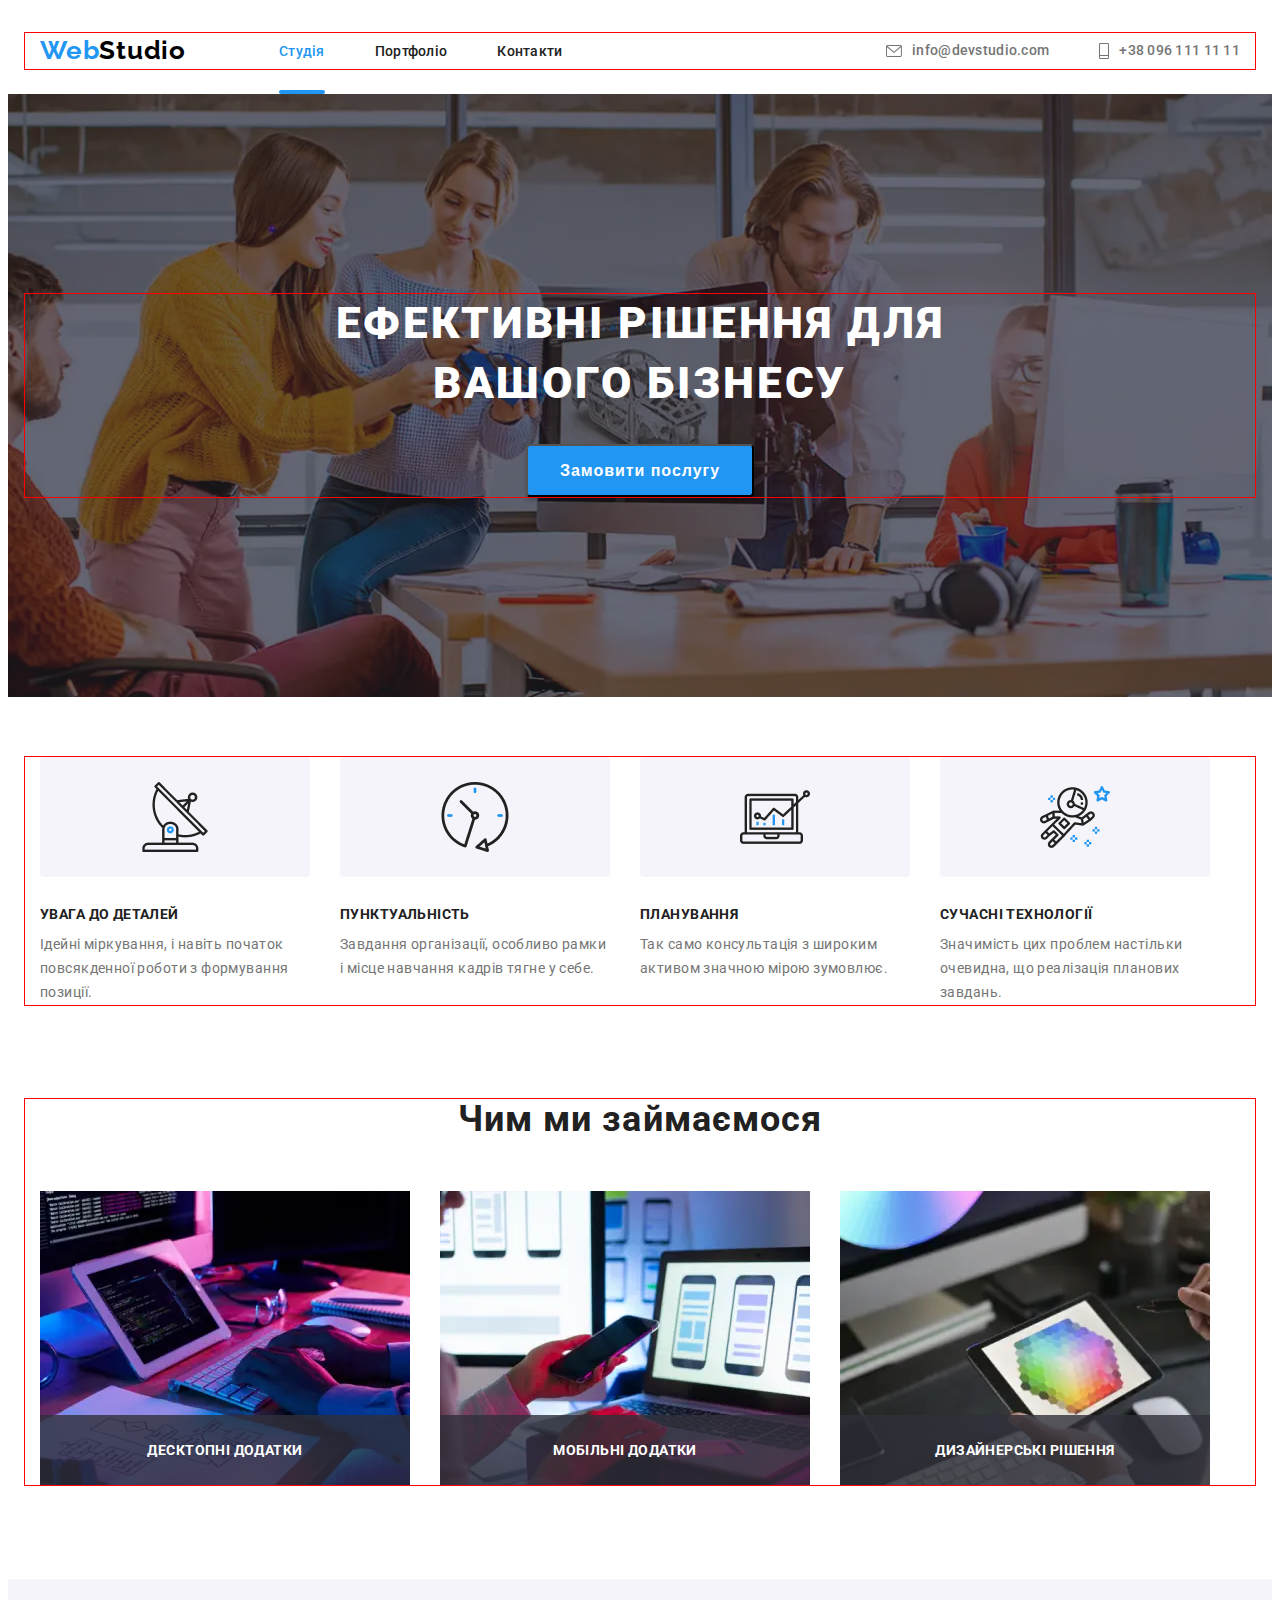
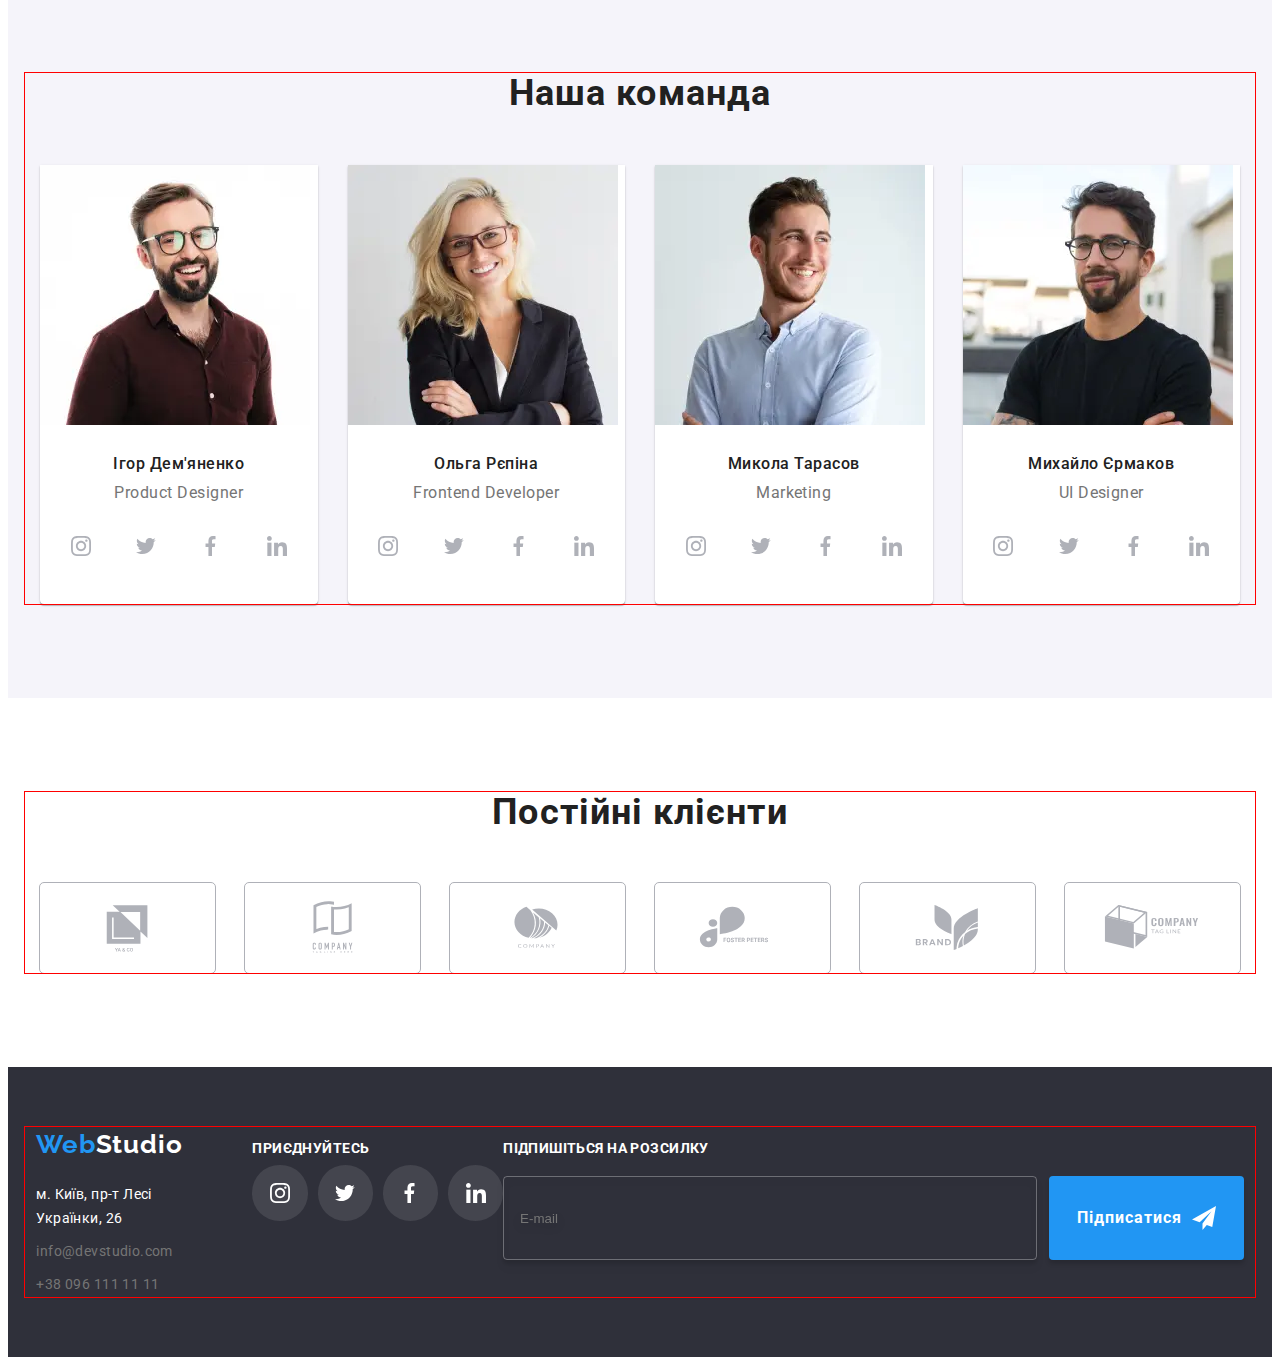
<file: index.html>
<!DOCTYPE html>
<html lang="en">
  <head>
    <meta charset="UTF-8" />
    <meta name="viewport" content="width=device-width, initial-scale=1.0" />
    <title>Document</title>
    <link rel="stylesheet" href="https://cdnjs.cloudflare.com/ajax/libs/modern-normalize/2.0.0/modern-normalize.min.css" integrity="sha512-4xo8blKMVCiXpTaLzQSLSw3KFOVPWhm/TRtuPVc4WG6kUgjH6J03IBuG7JZPkcWMxJ5huwaBpOpnwYElP/m6wg==" crossorigin="anonymous" referrerpolicy="no-referrer" />
    <link rel="preconnect" href="https://fonts.googleapis.com">
    <link rel="preconnect" href="https://fonts.googleapis.com">
    <link rel="preconnect" href="https://fonts.gstatic.com" crossorigin>
    <link href="https://fonts.googleapis.com/css2?family=Raleway:ital,wght@0,100..900;1,100..900&family=Roboto:ital,wght@0,100;0,300;0,400;0,500;0,700;0,900;1,100;1,300;1,400;1,500;1,700;1,900&display=swap" rel="stylesheet">    
    <link rel="stylesheet" href="./style/main.min.css">
  </head>
  <body>
    <header class="heder">
    <div class="conteiner heder__box">
      <a href="./index.html" class=" heder__logos"><span class="heder___logo">Web</span><span class="heder__deskription">Studio</span> </a>
      <button type="button" class="heder__burgor" data-modal-header-open>
        <svg class="heder__menu">
          <use href="./imege/symbol-defs.svg#icon-stricht"></use>
        </svg>
      </button>
      <nav class="heder__nav">
        <ul class="nav__list">
          <li class="nav__item"><a href="./index.html" class="nav__link active">Студія</a></li>
          <li class="nav__item"><a href="./pages/portfolio.html" class="nav__link">Портфоліо</a></li>
          <li  class="nav__item"><a href="#" class="nav__link">Контакти</a></li>
        </ul>
      </nav>
      <ul class="heder__list">
        <li class="heder__item">
          <a href="mailto:info@devstudio.com" class="heder__contact"> <svg class="heder__emaill">
            <use href="./imege/symbol-defs.svg#icon-email"></use>
          </svg> info@devstudio.com

          </a>
        </li>
        <li class="heder__item">
          <a href="tel:+30961111111" class="heder__contact"> <svg class="heder__phone">
            <use href="./imege/symbol-defs.svg#icon-telefon"></use>
          </svg>+38 096 111 11 11
            
          </a>
        </li>
      </ul>
      <div class="menu is-hidden" data-header-modal>
        <button type="button" class="menu__btn" data-modal-header-close>
          <svg class="menu__close">
            <use href="./imege/symbol-defs.svg#icon-burger"></use>
          </svg>
        </button>
        <ul class="menu__list">
          <li class="menu__item"><a href="./index.html" class="menu__link">Студія</a></li>
          <li class="menu__item"><a href="./pages/portfolio.html" class="menu__link">Портфоліо</a></li>
          <li class="menu__item"><a href="#" class="menu__link">Контакти</a></li>
        </ul>
        <div class="menu__fenster">
        <ul class="menu__contact">
          <li class="menu__contacton"><a href="tel:+38096111111" class="menu__krontact">+38 096 111 11 11</a></li>
          <li class="menu__contacton"><a href="mailto:info@devstudio.com" class="menu__krontact">info@devstudio.com</a></li>
        </ul>
        <ul class="menu__social">
          <li class="menu__socialist"><a href="" class="menu__socrial">Instagram</a></li>
          <li class="menu__socialist"><a href="" class="menu__socrial">Twitter</a></li>
          <li class="menu__socialist"><a href="" class="menu__socrial">Facebook</a></li>
          <li class="menu__socialist"><a href="" class="menu__socrial">LinkedIn</a></li>
        </ul>
    </div>
    </div>
    </div>
    </header>
    <main>
        <!-- секция послуги -->
      <section class="services">
        <div class="conteiner">
        <h1 class="services__tittle">Ефективні рішення для вашого бізнесу</h1>
        <button type="button" class="services__button" data-modal-open>Замовити послугу</button>
      </div>
      </section>
      <!-- секция детали -->
      <section class="deteils">
        <div class="conteiner">
        <ul class="deteils__list">
          <li class="deteils__item">
            <h2 class="deteils__title">УВАГА ДО ДЕТАЛЕЙ</h2>
            <p class="deteils__text">
              Ідейні міркування, і навіть початок повсякденної роботи з
              формування позиції.
            </p>
          </li>
          <li class="deteils__item">
            <h2 class="deteils__title">ПУНКТУАЛЬНІСТЬ</h2>
            <p class="deteils__text">
              Завдання організації, особливо рамки і місце навчання кадрів тягне
              у себе.
            </p>
          </li>
          <li class="deteils__item">
            <h2 class="deteils__title">ПЛАНУВАННЯ</h2>
            <p class="deteils__text">
              Так само консультація з широким активом значною мірою зумовлює.
            </p>
          </li>
          <li class="deteils__item">
            <h2 class="deteils__title">СУЧАСНІ ТЕХНОЛОГІЇ</h2>
            <p class="deteils__text">
              Значимість цих проблем настільки очевидна, що реалізація планових
              завдань.
            </p>
          </li>
        </ul>
      </div>
      </section>
      <!-- секция заняття -->
      <section class="work">
        <div class="conteiner">
        <h2 class="work__title">Чим ми займаємося</h2>
        <ul class="work__list">
          <li class=" work__item">
            <picture>
              <source srcset="./imege/desktop/imgwork-desktop@1x.webp 1x, ./imege/desktop/imgwork-desktop@2x.webp 2x" media="(min-width: 1200px)">
              <img src="./imege/klaviatura.jpg" class="work__img" alt="klaviatura">
            </picture>
            
            <div class="work__box">
            <p class="work__text">Десктопні додатки</p>
          </div>
          </li>
          <li class="work__item">
            <picture>
              <source srcset="./imege/desktop/imgkomp-desktop@1x.webp 1x, ./imege/desktop/imgkomp-desktop@2x.webp 2x" media="(min-width: 1200px)">
              <img src="./imege/telefon.jpg" class="work__img" alt="telefon">
            </picture>
          
            <div class="work__box">
            <p class="work__text">Мобільні додатки</p>
          </div>
          </li>
          <li class="work__item">
            <picture>
              <source srcset="./imege/desktop/imgphone-desktop@1x.webp 1x, ./imege/desktop/imgphone-desktop@2x.webp 2x" media="(min-width: 1200px)">
              <img src="./imege/malunok.jpg" class="work__img" alt="malunok">
            </picture>
        
            <div class="work__box">
            <p class="work__text">Дизайнерські рішення</p>
          </div>
          </li>
        </ul>
      </div>
      </section>
      <!-- секция команда -->
      <section class="team">
        <div class="conteiner">
        <h2 class="team__title">Наша команда</h2>
        <ul class="team__list">
          <li class="team__item">
            <picture>
              <source srcset="./imege/desktop/imgigor-desktop@1x.webp 1x, ./imege/desktop/imgigor-desktop@2x.webp 2x" media="(min-width: 1200px)">
              <source srcset="./imege/tablet/imgigor-tablet@1x.webp 1x, ./imege/tablet/imgigor-tablet@2x.webp 2x" media="(min-width: 768px)">
              <source srcset="./imege/mobile/imgigor-mobile@1x.webp 1x, ./imege/mobile/imgigor-mobile@2x.webp 2x" media="(max-width: 767px)">
              <img src="./imege/igor.jpg" class="team__img" alt="igor">
            </picture>
         
            <div class="team__box">
            <h3 class="team__deskription">Ігор Дем'яненко</h3>
            <p class="team__text">Product Designer</p>
            <div class="teaming">
        <a href="https://www.instagram.com/?ysclid=m124kx7ve4974606114" target="_blank" class="teaming__button">
                <svg class="teaming__weriet">
                  <use href="./imege/symbol-defs.svg#icon-insta"></use>
        
                </svg>
              </a>
              <a href="https://x.com/?lang=ru" target="_blank" class="teaming__button">
                <svg class="teaming__weriet">
                  <use href="./imege/symbol-defs.svg#icon-twitter"></use>
                </svg>
              </a>
              <a href="https://ru-ru.facebook.com/" target="_blank" class="teaming__button">
                <svg class="teaming__weriet">
                  <use href="./imege/symbol-defs.svg#icon-facek"></use>
                </svg>
              </a>
              <a href="https://www.invisionapp.com/" target="_blank" class="teaming__button">
                <svg class="teaming__weriet">

                  <use href="./imege/symbol-defs.svg#icon-linked"></use>
                </svg >
              </a>
            </div>
          </div>
          </li>
          <li class="team__item">
            <picture>
              <source srcset="./imege/desktop/imgolga-desktop@1x.webp 1x, ./imege/desktop/imgolga-desktop@2x.webp 2x" media="(min-width: 1200px)">
              <source srcset="./imege/tablet/imgolga-tablet@1x.webp 1x, ./imege/tablet/imgolga-tablet@2x.webp 2x" media="(min-width: 768px)">
              <source srcset="./imege/mobile/imgolga-mobile@1x.webp 1x, ./imege/mobile/imgolga-mobile@2x.webp 2x" media="(max-width: 767px)">
              <img src="./imege/olga.jpg" class="team__img" alt="olga">
            </picture>
            <div class="team__box">
            <h3 class="team__deskription">Ольга Рєпіна</h3>
            <p class="team__text">Frontend Developer</p>
            <div class="teaming">
        
            <a href="https://www.instagram.com/?ysclid=m124kx7ve4974606114" target="_blank" class="teaming__button">
              <svg class="teaming__weriet">
                <use href="./imege/symbol-defs.svg#icon-insta"></use>
              </svg>
            </a>
            <a href="https://x.com/?lang=ru" target="_blank" class="teaming__button">
              <svg class="teaming__weriet">
                <use href="./imege/symbol-defs.svg#icon-twitter"></use>
              </svg>
            </a>
            <a href="https://ru-ru.facebook.com/" target="_blank" class="teaming__button">
              <svg class="teaming__weriet">
                <use href="./imege/symbol-defs.svg#icon-facek"></use>
              </svg>
            </a>
            <a href="https://www.invisionapp.com/" target="_blank" class="teaming__button">
              <svg class="teaming__weriet">
                <use href="./imege/symbol-defs.svg#icon-linked"></use>
              </svg>
            </a>
          </div>
          </div>
          </li>
          <li class="team__item">
            <picture>
              <source srcset="./imege/desktop/imgmikola-desktop@1x.webp 1x, ./imege/desktop/imgmikola-desktop@2x.webp 2x" media="(min-width: 1200px)">
              <source srcset="./imege/tablet/imgmikola-tablet@1x.webp 1x, ./imege/tablet/imgmikola-tablet@2x.webp 2x" media="(min-width: 768px)">
              <source srcset="./imege/mobile/imgmikola-mobile@1x.webp 1x, ./imege/mobile/imgmikola-mobile@2x.webp 2x" media="(max-width: 767px)">
              <img src="./imege/mikola.jpg" class="team__img" alt="mikola">
            </picture>
            <div class="team__box">
            <h3 class="team__deskription">Микола Тарасов</h3>
            <p class="team__text">Marketing</p>
          <div class="teaming">
            <a href="https://www.instagram.com/?ysclid=m124kx7ve4974606114" target="_blank" class="teaming__button" aria-label="icon-only Button">
              <svg class="teaming__weriet">
            
                <use href="./imege/symbol-defs.svg#icon-insta"></use>
              </svg>
            </a>
            <a href="https://x.com/?lang=ru" target="_blank" class="teaming__button">
              <svg class="teaming__weriet">
                <use href="./imege/symbol-defs.svg#icon-twitter"></use>
              </svg>
            </a>
            <a href="https://ru-ru.facebook.com/" target="_blank" class="teaming__button">
              <svg class="teaming__weriet">
                <use href="./imege/symbol-defs.svg#icon-facek"></use>
              </svg>
            </a>
            <a href="https://www.invisionapp.com/" target="_blank" class="teaming__button">
              <svg class="teaming__weriet">
                <use href="./imege/symbol-defs.svg#icon-linked"></use>
              </svg>
            </a>
          </div>
        </div>
          </li>
          <li class="team__item">
            <picture>
              <source srcset="./imege/desktop/imgmihail-desktop@1x.webp 1x, ./imege/desktop/imgmihail-desktop@2x.webp 2x" media="(min-width: 1200px)">
              <source srcset="./imege/tablet/imgmihail-tablet@1x.webp 1x, ./imege/tablet/imgmihail-tablet@2x.webp 2x" media="(min-width: 768px)">
              <source srcset="./imege/mobile/imgmihail-mobile@1x.webp 1x, ./imege/mobile/imgmihail-mobile@2x.webp 2x" media="(max-width: 767px)">
              <img src="./imege/mihailo.jpg" class="team__img" alt="mihailo">
            </picture>      
            <div class="team__box">
            <h3 class="team__deskription">Михайло Єрмаков</h3>
            <p class="team__text">UI Designer</p>
         
          <div class="teaming">
            <a href="https://www.instagram.com/?ysclid=m124kx7ve4974606114" target="_blank" class="teaming__button">
              <svg class="teaming__weriet">
                <use href="./imege/symbol-defs.svg#icon-insta"></use>
              </svg>
            </a>
            <a href="https://x.com/?lang=ru" target="_blank" class="teaming__button">
              <svg class="teaming__weriet">
                <use href="./imege/symbol-defs.svg#icon-twitter"></use>
              </svg>
            </a>
            <a href="https://ru-ru.facebook.com/" target="_blank" class="teaming__button">
              <svg class="teaming__weriet">
                <use href="./imege/symbol-defs.svg#icon-facek"></use>
              </svg>
            </a>
            <a href="https://www.invisionapp.com/" target="_blank" class="teaming__button">
              <svg class="teaming__weriet">
                <use href="./imege/symbol-defs.svg#icon-linked"></use>
              </svg>
            </a>
          </div>
          </li>
        </ul>
      </div>
    </div>
      </section>
      <section class="klient">
        <div class="conteiner">
        <h2 class="klient__title">Постійні клієнти</h2>
        <ul class="klient__list">
         
          <li class="klient__item">
            <a href="" class="klient__buttonn">
<svg class="klient__schop">
  <use href="./imege/symbol-defs.svg#icon-yago"></use>
</svg>
</a>
  </li>
          <li class="klient__item">
            <a href="" class="klient__buttonn">
              <svg class="klient__schop">
                <use href="./imege/symbol-defs.svg#icon-llogos"></use>
              </svg>
              </a>
          </li>
          <li class="klient__item">
            <a href="" class="klient__buttonn">
              <svg class="klient__schop">
                <use href="./imege/symbol-defs.svg#icon-ogo"></use>
              </svg>
              </a>
          </li>
          <li class="klient__item">
            <a href="" class="klient__buttonn">
              <svg class="klient__schop">
                <use href="./imege/symbol-defs.svg#icon-forest"></use>
              </svg>
              </a>
          </li>
          <li class="klient__item">
            <a href="" class="klient__buttonn">
              <svg class="klient__schop">
                <use href="./imege/symbol-defs.svg#icon-brand"></use>
              </svg>
              </a>
          </li>
          <li class="klient__item">
            <a href="" class="klient__buttonn">
              <svg class="klient__schop">
                <use href="./imege/symbol-defs.svg#icon-linie"></use>
              </svg>
              </a>
          </li>
        </ul>
      </div>
      </section>
    </main>
    <footer class="footer">
      <div class="conteiner">
        <div>
        <a href="./index.html" class="footer__logotipe"> <span class="footer__logos">Web</span><span class="footer__logo">Studio</span></a>
        <address class="footer__address">
          <ul class="footer__list">
            <li class="footer__item"><a href="https://yandex.ru/maps/143/kyiv/house/bulvar_lesi_ukrainky_26/Z0kYcwRoT0AOQFtqfXhzd3tgYg==/?ll=30.538659%2C50.426736&z=16" target="_blank"  class="footer__city">м. Київ, пр-т Лесі Українки, 26</a></li>
            <li class="footer__item"><a href="mailto:info@devstudio.com" class="footer__contack">info@devstudio.com</a></li>
            <li class="footer__item"><a href="tel:+30961111111" class="footer__contack">+38 096 111 11 11</a></li>
          </ul>
        </address>
      </div>
        <div class="footer__joining">
        <h2 class="footer__title">приєднуйтесь</h2>
        <ul class="footer__liston">
          <li class="footer__itenn">
          
            <a href="https://www.instagram.com/?ysclid=m124kx7ve4974606114" target="_blank" class="footer__buttion">
              <svg class="footer__socional">
                <use href="./imege/symbol-defs.svg#icon-insta"></use>
              </svg>
            </a>
            </li>
            <li class="footer__itenn">
            <a href="https://x.com/?lang=ru" class="footer__buttion" target="_blank">
              <svg class="footer__socional">
                <use href="./imege/symbol-defs.svg#icon-twitter"></use>
              </svg>
            </a>
          </li>
          <li class="footer__itenn">
            <a href="https://ru-ru.facebook.com/" class="footer__buttion" target="_blank">
              <svg class="footer__socional">
                <use href="./imege/symbol-defs.svg#icon-facek"></use>
              </svg>
            </a>
          </li>
          <li class="footer__itenn">
            <a href="https://www.invisionapp.com/" class="footer__buttion" target="_blank">
              <svg class="footer__socional">
                <use href="./imege/symbol-defs.svg#icon-linked"></use>
              </svg>
            </a>
        </li>
      </ul>
    </div>
       <div class="footer__join">
          <h3 class="footer__inputtionn">Підпишіться на розсилку</h3>
          <form class="footer__inputon">
            
            <input type="email" id="email" class=" footer__inputt" placeholder="E-mail" required>
            <button type="submit" class="footer__linked">Підписатися <svg class="footer__telegram">
                <use href="./imege/symbol-defs.svg#icon-icon-send"></use>
            </svg></button>
          </form>
        </div>
       
      </div>

    </footer>


    <div class="backdropp is-hidden" data-modal>
      <div class="modal">
        <h2 class="modal-title">Залиште свої дані, ми вам передзвонимо</h2>
        <form class="modal-form">
<label for="name" class="modal-label">Ім'я</label>
<div class="modal-box">
  <input type="text" class="modal-input" required>
  <svg class="modal-icon">
    <use href="./imege/symbol-defs.svg#icon-personne"></use>
  </svg>
</div>
<label for="tell" class="modal-label">Телефон</label>
<div class="modal-box">
  <input type="text" class="modal-input" required>
  <svg class="modal-icon">
    <use href="./imege/symbol-defs.svg#icon-truba"></use>
  </svg>
</div>
<label for="email" class="modal-label">Пошта</label>
<div class="modal-box">
  <input type="text" class="modal-input" required>
  <svg class="modal-icon">
    <use href="./imege/symbol-defs.svg#icon-email"></use>
  </svg>
</div>
<label for="text" class="lebel-coment">Коментар</label>
<textarea name="text" id="text" class="text-comment" placeholder="Введіть текст"></textarea>
<label  class="modal-chek">
  <input type="checkbox" class="input-chek" required>
  <span class="cheked">Погоджуюся з розсилкою та приймаю</span>
  <a href="#" class="link-modal">Умови договору</a>
</label>
<button type="submit" class="modal-btn">Відправити</button >
        </form>
        <button class="burger-button" data-modal-close>
          <svg class="icon-clic">
            <use href="./imege/symbol-defs.svg#icon-burger"></use>
          </svg>
        </button>
      </div>
    </div>
    <script src="./js/modal.js"></script>
<script src="./js/burger.js"> </script>

  </body>
</html>
</file>
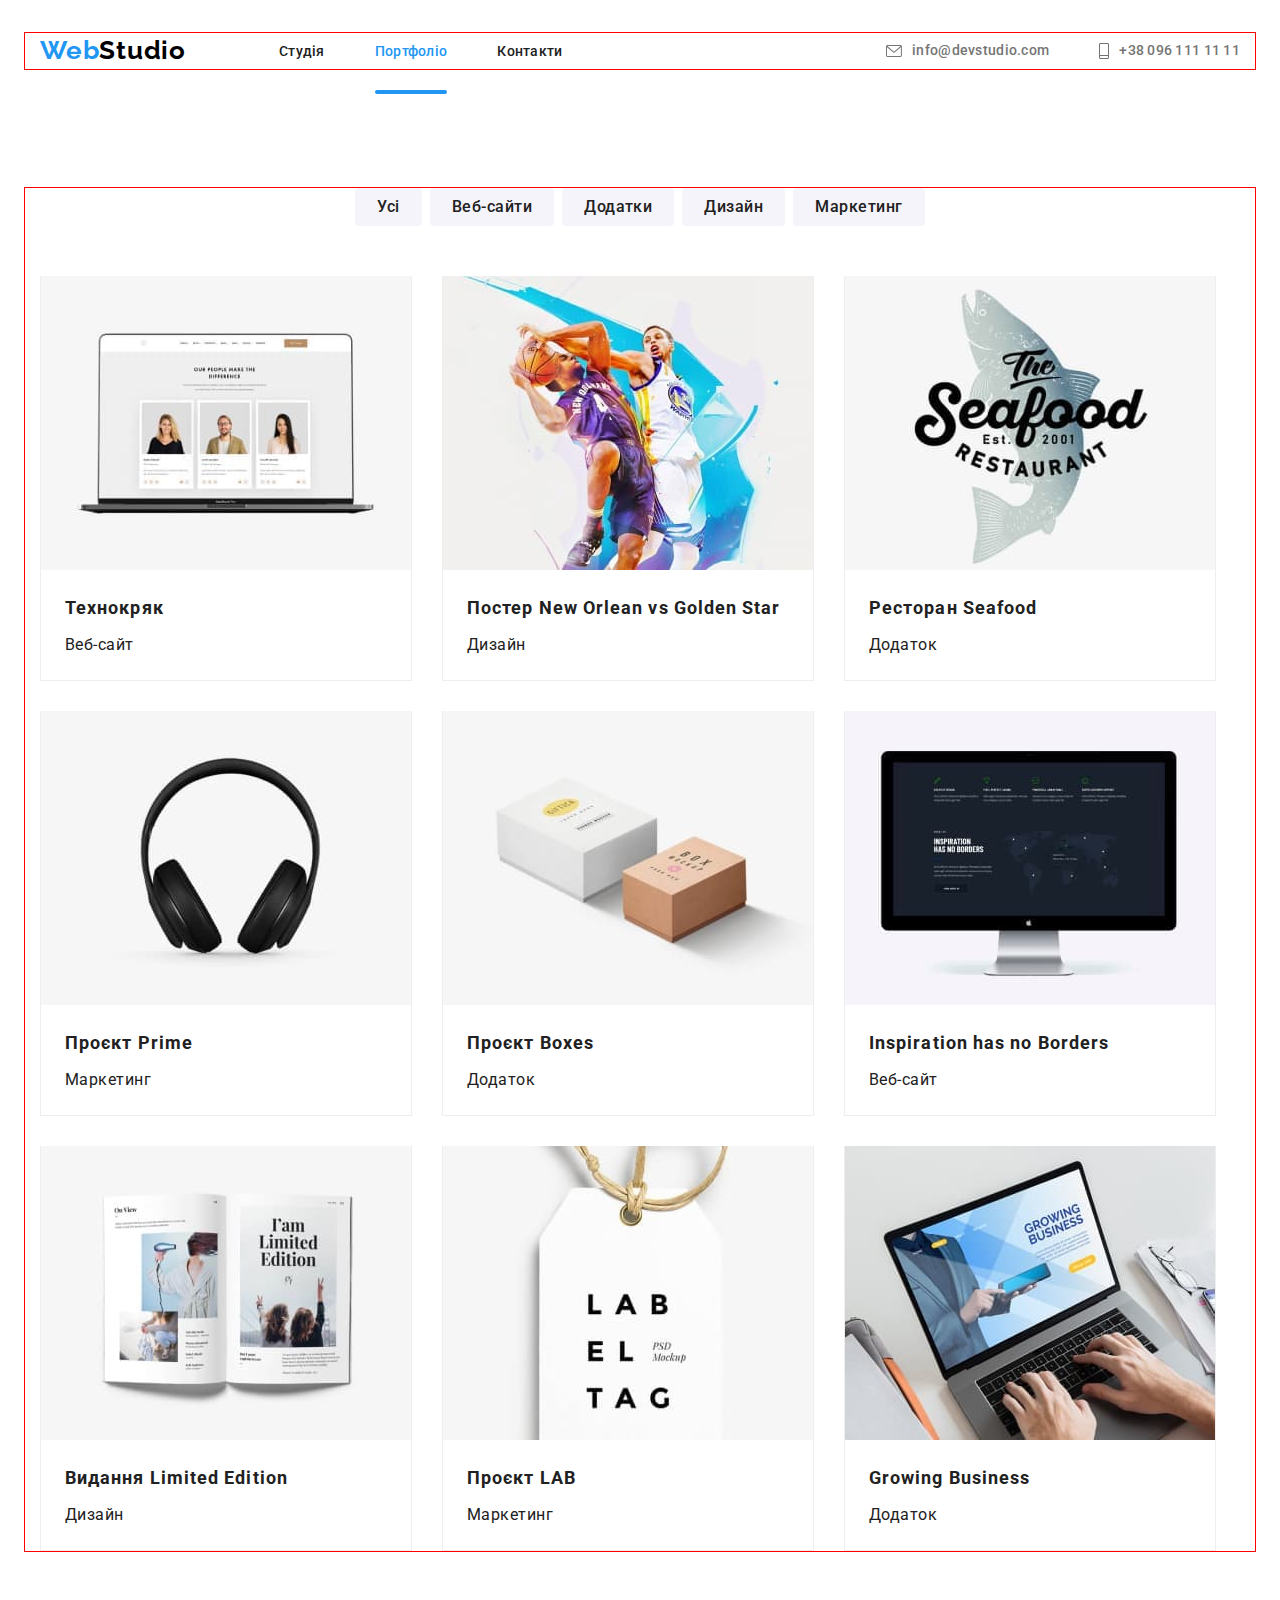
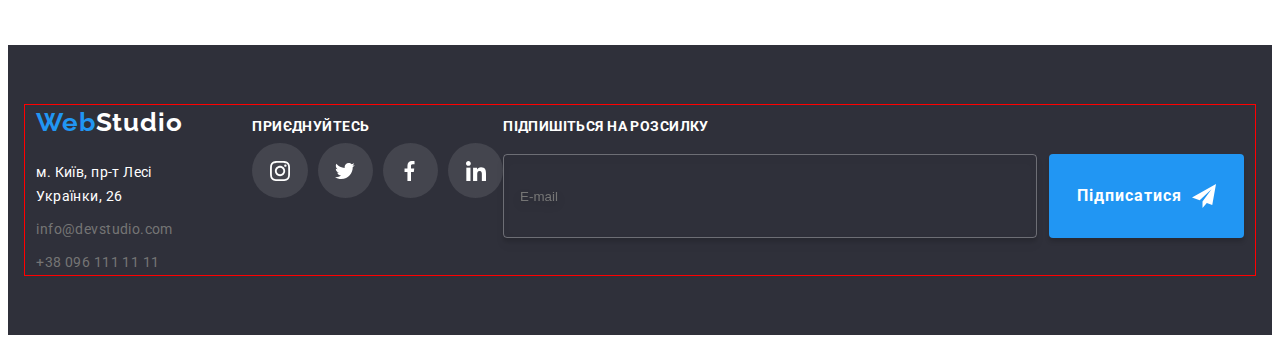
<file: pages/portfolio.html>
<!DOCTYPE html>
<html lang="en">
<head>
    <meta charset="UTF-8">
    <meta name="viewport" content="width=device-width, initial-scale=1.0">
    <title>Document</title>
    <link rel="stylesheet" href="https://cdnjs.cloudflare.com/ajax/libs/modern-normalize/2.0.0/modern-normalize.min.css" integrity="sha512-4xo8blKMVCiXpTaLzQSLSw3KFOVPWhm/TRtuPVc4WG6kUgjH6J03IBuG7JZPkcWMxJ5huwaBpOpnwYElP/m6wg==" crossorigin="anonymous" referrerpolicy="no-referrer" />
    <link rel="preconnect" href="https://fonts.googleapis.com">
    <link rel="preconnect" href="https://fonts.gstatic.com" crossorigin>
    <link href="https://fonts.googleapis.com/css2?family=Raleway:ital,wght@0,100..900;1,100..900&family=Roboto:ital,wght@0,100;0,300;0,400;0,500;0,700;0,900;1,100;1,300;1,400;1,500;1,700;1,900&display=swap" rel="stylesheet">
<link rel="stylesheet" href="../style/main.min.css">
</head>
<body>
  <header class="heder">
    <div class="conteiner heder__box">
      <a href="./index.html" class=" heder__logos"><span class="heder___logo">Web</span><span class="heder__deskription">Studio</span> </a>
      <button type="button" class="heder__burgor" data-modal-header-open>
        <svg class="heder__menu">
          <use href="../imege/symbol-defs.svg#icon-stricht"></use>
        </svg>
      </button>
      <nav class="heder__nav">
        <ul class="nav__list">
          <li class="nav__item"><a href="../index.html" class="nav__link ">Студія</a></li>
          <li class="nav__item"><a href="../pages/portfolio.html" class="nav__link   active">Портфоліо</a></li>
          <li  class="nav__item"><a href="#" class="nav__link">Контакти</a></li>
        </ul>
      </nav>
      <ul class="heder__list">
        <li class="heder__item">
          <a href="mailto:info@devstudio.com" class="heder__contact"> <svg class="heder__emaill">
            <use href="../imege/symbol-defs.svg#icon-email"></use>
          </svg> info@devstudio.com

          </a>
        </li>
        <li class="heder__item">
          <a href="tel:+30961111111" class="heder__contact"> <svg class="heder__phone">
            <use href="../imege/symbol-defs.svg#icon-telefon"></use>
          </svg>+38 096 111 11 11
            
          </a>
        </li>
      </ul>
      <div class="menu is-hidden" data-header-modal>
        <button type="button" class="menu__btn" data-modal-header-close>
          <svg class="menu__close">
            <use href="../imege/symbol-defs.svg#icon-burger"></use>
          </svg>
        </button>
        <ul class="menu__list">
          <li class="menu__item"><a href="../index.html" class="menu__link">Студія</a></li>
          <li class="menu__item"><a href="../pages/portfolio.html" class="menu__link">Портфоліо</a></li>
          <li class="menu__item"><a href="#" class="menu__link">Контакти</a></li>
        </ul>
        <div class="menu__fenster">
        <ul class="menu__contact">
          <li class="menu__contacton"><a href="tel:+38096111111" class="menu__krontact">+38 096 111 11 11</a></li>
          <li class="menu__contacton"><a href="mailto:info@devstudio.com" class="menu__krontact">info@devstudio.com</a></li>
        </ul>
        <ul class="menu__social">
          <li class="menu__socialist"><a href="" class="menu__socrial">Instagram</a></li>
          <li class="menu__socialist"><a href="" class="menu__socrial">Twitter</a></li>
          <li class="menu__socialist"><a href="" class="menu__socrial">Facebook</a></li>
          <li class="menu__socialist"><a href="" class="menu__socrial">LinkedIn</a></li>
        </ul>
    </div>
    </div>
    </div>
    </header>
    <main>
        <section class="portfolio">
            <div class="conteiner">
            <ul class="portfolio__list">
                <li class="portfolio__item"><button type="button" class="portfolio__button">Усі</button></li>
                <li class="portfolio__item"><button type="button" class="portfolio__button">Веб-сайти</button></li>
                <li class="portfolio__item"><button type="button" class="portfolio__button">Додатки</button></li>
                <li class="portfolio__item"><button type="button" class="portfolio__button">Дизайн</button></li>
                <li class="portfolio__item"><button type="button" class="portfolio__button">Маркетинг</button></li>
            </ul>
            <ul class="portfolio__dikor">
                <li class="portfolio__card">
                    <div class="portfolio__abiliti">
                    <img src="../img.portfolio/computor.jpg" alt="Notebook" class="portfolio__img">
                    <p class="portfolio__abolit">Ресурс пропонує комплексні пропозиції з різним рівнем функціоналу та сервісів. Все це дозволить відвідувачу отримати вичерпні відомості про компанію чи приватну особу</p>
                </div>
                    <div class="portfolio__box">
                    <h2 class="portfolio__title">Технокряк</h2>
                    <p class="portfolio__textaria">Веб-сайт</p>
                    </div>
                </li>
                <li class="portfolio__card">
                    <div class="portfolio__abiliti">
                    <img src="../img.portfolio/basketbol.jpg" alt="basketball" class="portfolio__img">
                    <p class="portfolio__abolit">Ресурс пропонує комплексні пропозиції з різним рівнем функціоналу та сервісів. Все це дозволить відвідувачу отримати вичерпні відомості про компанію чи приватну особу</p>
                </div>
                    <div class="portfolio__box">
                    <h2 class="portfolio__title">Постер New Orlean vs Golden Star</h2>
                    <p class="portfolio__textaria">Дизайн</p>
                    </div>
                </li>
                <li class="portfolio__card">
                    <div class="portfolio__abiliti">
                    <img src="../img.portfolio/logotip.jpg" alt="logo" class="portfolio__img">
                    <p class="portfolio__abolit">Ресурс пропонує комплексні пропозиції з різним рівнем функціоналу та сервісів. Все це дозволить відвідувачу отримати вичерпні відомості про компанію чи приватну особу</p>
                </div>
                    <div class="portfolio__box">
                    <h2 class="portfolio__title">Ресторан Seafood</h2>
                    <p class="portfolio__textaria">Додаток</p>
                    </div>
                </li>
                <li class="portfolio__card">
                    <div class="portfolio__abiliti">
                    <img src="../img.portfolio/headphones.jpg" alt="headphone" class="portfolio__img">
                    <p class="portfolio__abolit">Ресурс пропонує комплексні пропозиції з різним рівнем функціоналу та сервісів. Все це дозволить відвідувачу отримати вичерпні відомості про компанію чи приватну особу</p>
                </div>
                    <div class="portfolio__box">
                    <h2 class="portfolio__title">Проєкт Prime</h2>
                    <p class="portfolio__textaria">Маркетинг</p>
                    </div>
                </li>
                <li class="portfolio__card">
                    <div class="portfolio__abiliti">
                    <img src="../img.portfolio/box.jpg" alt="box" class="portfolio__img">
                    <p class="portfolio__abolit">Ресурс пропонує комплексні пропозиції з різним рівнем функціоналу та сервісів. Все це дозволить відвідувачу отримати вичерпні відомості про компанію чи приватну особу</p>
                </div>
                    <div class="portfolio__box">
                    <h2 class="portfolio__title">Проєкт Boxes</h2>
                    <p class="portfolio__textaria">Додаток</p>
                    </div>
                </li>
                <li class="portfolio__card">
                    <div class="portfolio__abiliti">
                    <img src="../img.portfolio/macbock.jpg" alt="monitor" class="portfolio__img">
                    <p class="portfolio__abolit">Ресурс пропонує комплексні пропозиції з різним рівнем функціоналу та сервісів. Все це дозволить відвідувачу отримати вичерпні відомості про компанію чи приватну особу</p>
                </div>
                    <div class="portfolio__box">
                    <h2 class="portfolio__title">Inspiration has no Borders</h2>
                    <p class="portfolio__textaria">Веб-сайт</p>
                    </div>
                </li>
                <li class="portfolio__card">
                    <div class="portfolio__abiliti">
                    <img src="../img.portfolio/book.jpg" alt="book" class="portfolio__img">
                    <p class="portfolio__abolit">Ресурс пропонує комплексні пропозиції з різним рівнем функціоналу та сервісів. Все це дозволить відвідувачу отримати вичерпні відомості про компанію чи приватну особу</p>
                </div>
                    <div class="portfolio__box">
                    <h2 class="portfolio__title">Видання Limited Edition</h2>
                    <p class="portfolio__textaria">Дизайн</p>
                    </div>
                </li>
                <li class="portfolio__card">
                    <div class="portfolio__abiliti">
                    <img src="../img.portfolio/laible.jpg" alt="eticketcka" class="portfolio__img">
                    <p class="portfolio__abolit">Ресурс пропонує комплексні пропозиції з різним рівнем функціоналу та сервісів. Все це дозволить відвідувачу отримати вичерпні відомості про компанію чи приватну особу</p>
                </div>
                    <div class="portfolio__box">
                    <h2 class="portfolio__title">Проєкт LAB</h2>
                    <p class="portfolio__textaria">Маркетинг</p>
                    </div>
                </li>
                <li class="portfolio__card">
                    <div class="portfolio__abiliti">
                    <img src="../img.portfolio/grouving.jpg" alt="noteeebook" class="portfolio__img">
                    <p class="portfolio__abolit">Ресурс пропонує комплексні пропозиції з різним рівнем функціоналу та сервісів. Все це дозволить відвідувачу отримати вичерпні відомості про компанію чи приватну особу</p>
                </div>
                    <div class="portfolio__box">
                    <h2 class="portfolio__title">Growing Business</h2>
                    <p class="portfolio__textaria">Додаток</p>
                    </div>
                </li>
            </ul>
            </div>
        </section>
    </main>
    <footer class="footer">
      <div class="conteiner">
        <div>
        <a href="./index.html" class="footer__logotipe"> <span class="footer__logos">Web</span><span class="footer__logo">Studio</span></a>
        <address class="footer__address">
          <ul class="footer__list">
            <li class="footer__item"><a href="https://yandex.ru/maps/143/kyiv/house/bulvar_lesi_ukrainky_26/Z0kYcwRoT0AOQFtqfXhzd3tgYg==/?ll=30.538659%2C50.426736&z=16" target="_blank"  class="footer__city">м. Київ, пр-т Лесі Українки, 26</a></li>
            <li class="footer__item"><a href="mailto:info@devstudio.com" class="footer__contack">info@devstudio.com</a></li>
            <li class="footer__item"><a href="tel:+30961111111" class="footer__contack">+38 096 111 11 11</a></li>
          </ul>
        </address>
      </div>
        <div class="footer__joining">
        <h2 class="footer__title">приєднуйтесь</h2>
        <ul class="footer__liston">
          <li class="footer__itenn">
          
            <a href="https://www.instagram.com/?ysclid=m124kx7ve4974606114" target="_blank" class="footer__buttion">
              <svg class="footer__socional">
                <use href="../imege/symbol-defs.svg#icon-insta"></use>
              </svg>
            </a>
            </li>
            <li class="footer__itenn">
            <a href="https://x.com/?lang=ru" class="footer__buttion" target="_blank">
              <svg class="footer__socional">
                <use href="../imege/symbol-defs.svg#icon-twitter"></use>
              </svg>
            </a>
          </li>
          <li class="footer__itenn">
            <a href="https://ru-ru.facebook.com/" class="footer__buttion" target="_blank">
              <svg class="footer__socional">
                <use href="../imege/symbol-defs.svg#icon-facek"></use>
              </svg>
            </a>
          </li>
          <li class="footer__itenn">
            <a href="https://www.invisionapp.com/" class="footer__buttion" target="_blank">
              <svg class="footer__socional">
                <use href="../imege/symbol-defs.svg#icon-linked"></use>
              </svg>
            </a>
        </li>
      </ul>
    </div>
       <div class="footer__join">
          <h3 class="footer__inputtionn">Підпишіться на розсилку</h3>
          <form class="footer__inputon">
            
            <input type="email" id="email" class=" footer__inputt" placeholder="E-mail" required>
            <button type="submit" class="footer__linked">Підписатися <svg class="footer__telegram">
                <use href="../imege/symbol-defs.svg#icon-icon-send"></use>
            </svg></button>
          </form>
        </div>
       
      </div>

    </footer>

    <script src="../js/burger.js"></script>
</body>
</html>
</file>
<file: style/main.min.css>
h1,h2,h3,h4,h5,h6,p{margin:0}ul{margin:0;padding:0;list-style:none}a{text-decoration:none}img{display:block}.deteils__title{font-size:14px;font-weight:700}body{font-family:"Roboto",sans-serif;color:#000}.conteiner{max-width:1200px;padding-left:15px;padding-right:15px;margin-left:auto;margin-right:auto;outline:1px solid red}@media screen and (min-width: 480px){.conteiner{width:480px}}@media screen and (min-width: 768px){.conteiner{width:768px}}@media screen and (min-width: 1200px){.conteiner{width:1200px}}.heder{position:relative}@media screen and (min-width: 768px){.heder{padding:26px 0}}@media screen and (min-width: 1200px){.heder{padding:25px 0}}.heder__box{display:flex;align-items:center}.heder__logos{margin-right:auto;color:#2196f3;font-family:"Raleway",sans-serif;font-size:26px;font-weight:700;line-height:1.38;letter-spacing:.78px}@media screen and (min-width: 768px){.heder__logos{margin-right:88px}}@media screen and (min-width: 1200px){.heder__logos{margin-right:93px;font-size:26px;letter-spacing:.78px}}.heder__deskription{color:#000;font-family:"Raleway",sans-serif;font-size:26px;font-weight:700;line-height:1.38;letter-spacing:.78px}.heder__nav{display:none;margin-right:auto}@media screen and (min-width: 768px){.heder__nav{display:flex}}.heder__list{display:none}@media screen and (min-width: 768px){.heder__list{display:flex;flex-direction:column;gap:10px}}@media screen and (min-width: 1200px){.heder__list{flex-direction:row;gap:50px}}.heder__item{display:flex;align-items:center;gap:10px}.heder__contact{display:flex;justify-content:start;align-items:center;flex-wrap:wrap;flex-direction:row;gap:10px;color:#757575;font-size:14px;font-weight:500;line-height:1.14;letter-spacing:.02em;letter-spacing:.28px;transition-property:color;transition-duration:250ms;transition-timing-function:cubic-bezier(0.4, 0, 0.2, 1)}.heder__contact:hover,.heder__contact:focus{color:#2196f3}.heder__contact:hover .logo-emaill,.heder__contact:focus .logo-emaill{fill:#2196f3;width:16px;height:12px}.heder__contact:hover .heder-phone,.heder__contact:focus .heder-phone{fill:#2196f3}.heder__emaill{width:16px;height:12px;fill:#757575;transition-property:fill;transition-duration:250ms;transition-timing-function:cubic-bezier(0.4, 0, 0.2, 1)}.heder__phone{fill:#757575;width:10px;height:16px;transition-property:fill;transition-duration:250ms;transition-timing-function:cubic-bezier(0.4, 0, 0.2, 1)}.heder__list{list-style:none}.heder__burgor{border:none;background-color:rgba(0,0,0,0)}@media screen and (min-width: 768px){.heder__burgor{display:none}}.heder__menu{width:40px;height:60px;fill:#000}.nav__list{display:flex;gap:50px}.nav__link{color:#212121;font-size:14px;font-weight:500;line-height:1.1;letter-spacing:.28px;transition-property:color;transition-duration:250ms;transition-timing-function:cubic-bezier(0.4, 0, 0.2, 1)}.nav__link:hover,.nav__link:focus{color:#2196f3}.nav__list{list-style:none}.nav__item{position:relative}.menu{z-index:2;position:fixed;top:0;left:0;width:100%;height:100vh;box-shadow:0px 4px 8px 0px rgba(0,0,0,.04),0px 2px 4px 0px rgba(0,0,0,.08),0px 1px 3px 0px rgba(0,0,0,.16);padding:48px 40px;opacity:1;background-color:#fff}.is-hidden{opacity:0;pointer-events:none}.menu__btn{border:none;background-color:rgba(0,0,0,0);position:absolute;top:20px;right:15px}.menu__close{width:20px;height:20px;fill:#000}.menu__btn:hover .menu__close{fill:#000}.menu__list{display:flex;flex-direction:column;gap:35px}.menu__link{color:#212121;font-size:40px;font-weight:500;letter-spacing:.8px;line-height:1.17}.menu__link:focus{color:#2196f3}.menu__fenster{position:absolute;bottom:50px}.menu__contact{display:flex;flex-direction:column;gap:32px;margin-bottom:64px}.menu__krontact{font-size:24px;font-weight:500;line-height:1.08;letter-spacing:.48px}.menu__contacton:first-child>.menu__krontact{color:#2196f3;font-size:34px;line-height:1.17;letter-spacing:.68px}.menu__contacton:last-child>.menu__krontact{color:#757575;font-size:24px;line-height:1.17;letter-spacing:.48px}.menu__social{display:flex;flex-wrap:wrap}.menu__socrial{color:#2196f3;font-size:18px;font-weight:500;line-height:1.22;letter-spacing:.36px}.menu__socialist:not(:last-child){margin-right:10px;display:flex}.menu__socialist:not(:last-child)::after{content:"";display:block;width:1px;height:22px;background:rgba(33,33,33,.2);margin-left:10px}.active{color:#2196f3}.active::after{content:"";width:100%;height:4px;background-color:#2196f3;border-radius:2px;display:block;margin-top:0px;position:absolute;margin-top:30px;transition:.3s ease;transition-timing-function:ease-in-out;transform:scaleX(1)}.active:focus::after{transform:scaleX(1)}.services{padding-top:118px;padding-bottom:118px;text-align:center;background-image:linear-gradient(rgba(47, 48, 58, 0.4), rgba(47, 48, 58, 0.4)),url(../imege/mobile/imghero-mobile@1x.webp);background-position:center;background-repeat:no-repeat;background-size:cover}@media(min-device-pixel-ratio: 2),(-webkit-min-device-pixel-ratio: 2),(min-resolution: 192dpi),(min-resolution: 2dppx){.services{background-image:linear-gradient(rgba(47, 48, 58, 0.4), rgba(47, 48, 58, 0.4)),url(../imege/mobile/imghero-mobile@2x.webp)}}@media screen and (min-width: 768px){.services{background-image:linear-gradient(rgba(47, 48, 58, 0.4), rgba(47, 48, 58, 0.4)),url(../imege/tablet/imghero-tablet@1x.webp)}}@media screen and (min-width: 768px)and (min-device-pixel-ratio: 2),screen and (min-width: 768px)and (-webkit-min-device-pixel-ratio: 2),screen and (min-width: 768px)and (min-resolution: 192dpi),screen and (min-width: 768px)and (min-resolution: 2dppx){.services{background-image:linear-gradient(rgba(47, 48, 58, 0.4), rgba(47, 48, 58, 0.4)),url(../imege/tablet/imghero-tablet@2x.webp)}}@media screen and (min-width: 1200px){.services{padding-top:200px;padding-bottom:200px;background-image:linear-gradient(rgba(47, 48, 58, 0.4), rgba(47, 48, 58, 0.4)),url(../imege/desktop/Imghero-desktop@1x.webp)}}@media screen and (min-width: 1200px)and (min-device-pixel-ratio: 2),screen and (min-width: 1200px)and (-webkit-min-device-pixel-ratio: 2),screen and (min-width: 1200px)and (min-resolution: 192dpi),screen and (min-width: 1200px)and (min-resolution: 2dppx){.services{background-image:linear-gradient(rgba(47, 48, 58, 0.4), rgba(47, 48, 58, 0.4)),url(../imege/desktop/Imghero-desktop@2x.webp)}}.services__tittle{color:#fff;text-align:center;font-size:26px;font-weight:900;line-height:1.61;letter-spacing:1.56px;text-transform:uppercase;width:100%;margin-right:auto;margin-left:auto;transition-property:color;transition-duration:250ms;transition-timing-function:cubic-bezier(0.4, 0, 0.2, 1);animation:shadowChange 4s infinite alternate}@media screen and (min-width: 480px){.services__tittle{width:360px}}@media screen and (min-width: 1200px){.services__tittle{font-size:44px;line-height:1.36;letter-spacing:2.64px;width:696px}}@keyframes shadowChange{0%{text-shadow:0 0 10px #1e252b}50%{text-shadow:0 0 8px #fff}}.services__tittle:hover{color:#000}.services__button{background-color:#2196f3;color:#fff;text-align:center;font-size:16px;font-weight:700;line-height:1.87;letter-spacing:.96px;margin-top:30px;padding-top:10px;padding-bottom:10px;padding-left:24px;padding-right:24px;border-radius:4px;background-color:#2196f3;box-shadow:0px 4px 4px 0px rgba(0,0,0,.15);transition-property:color,background-color;transition-duration:250ms;transition-timing-function:cubic-bezier(0.4, 0, 0.2, 1);animation:breathing 3s infinite ease-in-out}@media screen and (min-width: 1200px){.services__button{padding-top:10px;padding-bottom:10px;padding-left:32px;padding-right:32px}}.services__button:hover,.services__button:focus{color:#f5f4fa;background-color:#000}@keyframes breathing{0%,100%{width:220px}50%{width:250px}}.deteils{padding-top:60px}.deteils__list{display:flex;gap:30px;list-style:none;flex-wrap:wrap}@media screen and (min-width: 1200px){.deteils__list{flex-wrap:nowrap}}.deteils__item::before{content:"";width:100%;height:120px;background-image:url(../imege/antenna.png);display:block;border-radius:4px;background-color:#f5f4fa;background-repeat:no-repeat;background-position:center;background-size:70px 70px;margin-bottom:30px}@media screen and (min-width: 480px){.deteils__item::before{width:450px}}@media screen and (min-width: 768px){.deteils__item::before{width:354px}}@media screen and (min-width: 1200px){.deteils__item::before{width:270px}}.deteils__item:nth-child(2)::before{content:"";background-image:url(../imege/clock.png)}.deteils__item:nth-child(3)::before{content:"";background-image:url(../imege/diagram.png)}.deteils__item:nth-child(4)::before{content:"";background-image:url(../imege/astronaut.png)}.deteils__title{color:#212121;line-height:1.14;letter-spacing:.42px;text-transform:uppercase;margin-bottom:10px;text-align:center}@media screen and (min-width: 480px){.deteils__title{text-align:start}}.deteils__text{color:#757575;font-size:14px;font-weight:400;line-height:1.71;letter-spacing:.42px}@media screen and (min-width: 480px){.deteils__text{width:450px}}@media screen and (min-width: 768px){.deteils__text{width:354px}}@media screen and (min-width: 1200px){.deteils__text{width:270px}}.work{padding-top:94px;padding-bottom:94px;display:none}@media screen and (min-width: 1200px){.work{display:flex}}.work__title{color:#212121;text-align:center;font-size:36px;font-weight:700;line-height:1.16;letter-spacing:1.08px;margin-bottom:50px}.work__list{list-style:none;display:flex;gap:30px}.work__item{position:relative}.work__box{position:absolute;bottom:0;width:370px;height:70px;background:rgba(47,48,58,.8)}.work__text{color:#fff;text-align:center;font-size:14px;font-weight:700;line-height:normal;letter-spacing:.42px;text-transform:uppercase;padding-top:27px;padding-bottom:27px}.team{background-color:#f5f4fa;padding-top:60px;padding-bottom:60px}@media screen and (min-width: 1200px){.team{padding-top:94px;padding-bottom:94px}}.team__title{color:#212121;text-align:center;font-size:36px;font-weight:700;line-height:1.16;letter-spacing:1.08px;margin-bottom:50px}.team__list{display:flex;list-style:none;gap:30px;text-align:center;flex-wrap:wrap}.team__item{border-radius:0px 0px 4px 4px;background:#fff;box-shadow:0px 1px 3px 0px rgba(0,0,0,.12),0px 1px 1px 0px rgba(0,0,0,.14),0px 2px 1px 0px rgba(0,0,0,.2);flex-basis:100%}@media screen and (min-width: 768px){.team__item{flex-basis:calc((100% - 30px)/2)}}@media screen and (min-width: 1200px){.team__item{flex-basis:calc((100% - 90px)/4)}}.team__img{width:100%}@media screen and (min-width: 480px){.team__img{width:450px}}@media screen and (min-width: 768px){.team__img{width:354px}}@media screen and (min-width: 1200px){.team__img{width:270px}}.team__box{color:#fff;padding-top:30px;padding-bottom:30px}.team__deskription{color:#212121;font-size:16px;font-weight:500;line-height:1.18;letter-spacing:.48px;margin-bottom:10px}.team__text{color:#757575;font-size:16px;font-weight:400;line-height:1.18;letter-spacing:.48px}.teaming{display:flex;margin-top:16px;align-items:center;justify-content:center;gap:10px}.teaming__button{background-color:rgba(255,255,255,.1);display:flex;justify-content:center;align-items:center;width:44px;height:44px;padding:.35em;border-radius:50%;transition-property:background-color;transition-duration:250ms;transition-timing-function:cubic-bezier(0.4, 0, 0.2, 1);border:none}.teaming__button .teaming__weriet{fill:#afb1b8;width:20px;height:20px;transition-property:fill;transition-duration:250ms;transition-timing-function:cubic-bezier(0.4, 0, 0.2, 1)}.teaming__button:hover,.teaming__button:focus{background-color:#2196f3;border:none;outline:0px solid #2196f3}.teaming__button:hover .teaming__weriet,.teaming__button:focus .teaming__weriet{height:20px;width:20px;fill:#fff}.klient{padding-top:60px;padding-bottom:60px;background-color:#fff}@media screen and (min-width: 1200px){.klient{padding-top:94px;padding-bottom:94px}}.klient__title{color:#212121;text-align:center;font-size:28px;font-weight:700;line-height:1.18;letter-spacing:.84px}@media screen and (min-width: 1200px){.klient__title{font-size:36px;letter-spacing:1.08px;line-height:1.16}}.klient__list{display:flex;margin-top:50px;align-items:center;justify-content:center;fill:#afb1b8;gap:30px;flex-wrap:wrap}.klient__item{width:calc((100% - 30px)/2)}@media screen and (min-width: 768px){.klient__item{width:calc((100% - 60px)/3)}}@media screen and (min-width: 1200px){.klient__item{width:calc((100% - 150px)/6)}}.klient__buttonn{fill:#afb1b8;border:1px solid #afb1b8;width:100%;height:90px;flex-shrink:0;display:flex;border:none;outline:1px solid #afb1b8;justify-content:center;align-items:center;border-radius:4px;transition-property:fill,outline;transition-duration:250ms;transition-timing-function:cubic-bezier(0.4, 0, 0.2, 1)}.klient__buttonn:hover,.klient__buttonn:focus{fill:var(--aditional-color);outline:1px solid #2196f3;border:none}.klient__schop{width:106px;height:60px}.footer{padding-top:60px;padding-bottom:60px;background-color:#2f303a}@media screen and (min-width: 768px){.footer>.conteiner{display:flex;align-items:first baseline;flex-wrap:wrap;justify-content:center;text-align:center}}@media screen and (min-width: 1200px){.footer>.conteiner{flex-wrap:nowrap;justify-content:center;text-align:left}}.footer__logo{color:#fff;font-family:"Raleway",sans-serif;font-size:26px;font-weight:700;line-height:1.38;letter-spacing:.78px}.footer__logos{color:#2196f3;font-family:"Raleway",sans-serif;font-size:26px;font-weight:700;line-height:1.38;letter-spacing:.78px}.footer__logotipe{display:block;text-align:center;margin-bottom:20px}@media screen and (min-width: 480px){.footer__logotipe{text-align:center}}@media screen and (min-width: 1200px){.footer__logotipe{text-align:start}}.footer__address{margin-top:20px;font-style:normal;display:flex}.footer__list{display:flex;flex-direction:column;gap:9px;text-align:center;margin-left:auto;margin-right:auto}@media screen and (min-width: 1200px){.footer__list{text-align:left}}.footer__city{color:#fff;font-size:14px;font-weight:400;line-height:1.71;letter-spacing:.42px;width:231px}.footer__city:hover{color:#2196f3}.footer__contack{color:#757575;font-size:14px;font-weight:400;line-height:1.71;letter-spacing:.42px;display:block}.footer__contack:hover{color:#2196f3}.footer__joining{text-align:center}@media screen and (min-width: 768px){.footer__joining{margin-left:165px;text-align:start}}@media screen and (min-width: 1200px){.footer__joining{margin-left:70px;text-align:start}}.footer__title{margin-top:60px;color:#fff;font-size:14px;font-weight:700;line-height:normal;letter-spacing:.42px;text-transform:uppercase}@media screen and (min-width: 768px){.footer__title{margin-top:0;text-align:center}}@media screen and (min-width: 1200px){.footer__title{margin-top:0;text-align:start}}.footer__liston{margin-top:9px;display:flex;justify-content:center;gap:10px}@media screen and (min-width: 768px){.footer__liston{justify-content:flex-start}}.footer__socional{width:20px;height:20px;fill:#fff}.footer__buttion{background-color:rgba(255,255,255,.1);align-items:center;justify-content:center;display:flex;width:44px;height:44px;padding:.35em;border-radius:50%;transition-property:background-color;transition-duration:250ms;transition-timing-function:cubic-bezier(0.4, 0, 0.2, 1)}.footer__buttion:hover,.footer__buttion:focus{background-color:#2196f3}.footer__join{text-align:center}@media screen and (min-width: 768px){.footer__join{margin-top:60px}}@media screen and (min-width: 1200px){.footer__join{margin-top:0;margin-left:auto;text-align:start}}.footer__inputtionn{margin-bottom:20px;color:#fff;font-family:Roboto;font-size:14px;font-style:normal;font-weight:700;line-height:normal;letter-spacing:.42px;text-transform:uppercase;margin-top:60px}@media screen and (min-width: 768px){.footer__inputtionn{margin-top:0}}.footer__inputon{display:block}@media screen and (min-width: 768px){.footer__inputon{display:block}}@media screen and (min-width: 1200px){.footer__inputon{display:flex}}.footer__inputt{padding-left:16px;padding-top:16px;padding-bottom:16px;padding-right:158px;width:100%;border-radius:4px;border:1px solid rgba(255,255,255,.3);background:rgba(33,150,243,0);box-shadow:0px 4px 4px 0px rgba(0,0,0,.15)}@media screen and (min-width: 768px){.footer__inputt{width:450px}}@media screen and (min-width: 1200px){.footer__inputt{width:358px;height:50px;border:1px solid rgba(255,255,255,.3);filter:drop-shadow(0px 4px 4px rgba(0, 0, 0, 0.15));border-radius:4px}}.footer__linked{margin-left:12px;gap:10px;padding:10px 28px;border:none;color:#fff;text-align:center;font-family:Roboto;font-size:16px;font-style:normal;font-weight:700;line-height:30px;letter-spacing:.96px;display:flex;align-items:center;border-radius:4px;background:#2196f3;box-shadow:0px 4px 4px 0px rgba(0,0,0,.15);margin-left:auto;margin-right:auto;margin-top:20px}@media screen and (min-width: 768px){.footer__linked{margin-top:20px;margin-right:auto;margin-left:auto}}@media screen and (min-width: 1200px){.footer__linked{margin-top:0;margin-left:12px}}.footer__telegram{width:24px;height:24px;flex-shrink:0;fill:#fff}.backdropp{position:fixed;top:0;left:0;width:100%;height:100%;background-color:rgba(0,0,0,.6);opacity:1;transition:opacity 250ms cubic-bezier(0.4, 0, 0.2, 1)}.is-hidden{opacity:0;pointer-events:none}.modal{transform:scale(0.7);transition:transform 250ms cubic-bezier(0.4, 0, 0.2, 1),opacity 250ms cubic-bezier(0.4, 0, 0.2, 1);position:relative;padding:40px;transform:translate(-50%, -50%);position:absolute;top:50%;left:50%;border-radius:4px;background:#fff;box-shadow:0px 1px 3px 0px rgba(0,0,0,.12),0px 1px 1px 0px rgba(0,0,0,.14),0px 2px 1px 0px rgba(0,0,0,.2);width:100%;height:100%}@media screen and (min-width: 480px){.modal{width:450px;height:609px}}@media screen and (min-width: 768px){.modal{width:450px;height:609px}}@media screen and (min-width: 1200px){.modal{width:528px;height:581px}}.modal-title{margin-bottom:12px;color:#212121;text-align:center;font-size:20px;font-weight:700;line-height:normal;letter-spacing:.6px}.modal-label{color:#757575;font-size:12px;font-weight:400;line-height:normal;letter-spacing:.12px;display:block;margin-bottom:4px}.modal-box{position:relative}.modal-input{margin-bottom:10px;width:100%;height:40px;padding-left:40px;padding-right:40px;border-radius:4px;border:1px solid rgba(33,33,33,.2)}.modal-input:hover,.modal-input:focus{border:none;outline:1px solid #2196f3}.modal-input:hover+.modal-icon,.modal-input:focus+.modal-icon{fill:#2196f3}.modal-icon{position:absolute;width:18px;height:18px;top:11px;left:12px;fill:#212121}.lebel-coment{color:#757575;font-size:12px;font-weight:400;line-height:normal;letter-spacing:.12px}.text-comment{width:100%;height:120px;padding:12px 16px;display:block;margin-bottom:20px;resize:none;padding:12px 16px;border-radius:4px;border:1px solid rgba(33,33,33,.2);margin-top:4px}.input-chek{width:16px;height:15px;border-radius:2px}.cheked{color:#757575;font-size:14px;font-weight:400;line-height:24px;letter-spacing:.42px;margin-left:7px;margin-right:4px}.link-modal{color:#2196f3;font-size:14px;font-weight:400;line-height:24px;letter-spacing:.42px;text-decoration-line:underline}.modal-chek{justify-content:center;margin-top:20px;display:block;align-items:center;gap:8px;flex-wrap:wrap}@media screen and (min-width: 480px){.modal-chek{display:flex}}@media screen and (min-width: 1200px){.modal-chek{font-size:14px}}.modal-btn{margin-top:30px;display:block;margin-left:auto;margin-right:auto;padding-top:10px;padding-bottom:10px;padding-left:52px;padding-right:52px;border-radius:4px;background:#2196f3;box-shadow:0px 4px 4px 0px rgba(0,0,0,.15);color:#fff;text-align:center;font-family:Roboto;font-size:16px;font-style:normal;font-weight:700;line-height:30px;letter-spacing:.96px;border:none}.burger-button{position:absolute;top:8px;right:8px;display:flex;align-items:center;justify-content:center;width:30px;height:30px;border-radius:50%;border:1px solid rgba(0,0,0,.1);background-color:rgba(0,0,0,0)}.burger-button:hover,.burger-button:focus{fill:#2196f3}.icon-clic{width:11px;height:11px}.lebel-coment{display:block}.portfolio{padding-top:60px;padding-bottom:60px}@media screen and (min-width: 1200px){.portfolio{padding-top:94px;padding-bottom:94px}}.portfolio__list{display:flex;gap:8px;row-gap:15px;justify-content:flex-start;margin-bottom:40px;flex-wrap:wrap}@media screen and (min-width: 768px){.portfolio__list{margin-bottom:30px;justify-content:center}}@media screen and (min-width: 1200px){.portfolio__list{margin-bottom:50px}}.portfolio__button{font-family:"Roboto";font-weight:500;font-size:16px;line-height:1.62;letter-spacing:.03em;color:#212121;background-color:#f5f4fa;border-radius:4px;border:none;cursor:pointer;padding:6px 22px;transition-property:color,background-color,box-shadow;transition-duration:250ms;transition-timing-function:cubic-bezier(0.4, 0, 0.2, 1)}.portfolio__button:hover,.portfolio__button:focus{color:#fff;background-color:#2196f3;border-radius:4px;border:none;box-shadow:0px 3px 1px 0px rgba(0,0,0,.1),0px 1px 2px 0px rgba(0,0,0,.08),0px 2px 2px 0px rgba(0,0,0,.12)}.portfolio__dikor{justify-content:center;display:flex;flex-wrap:wrap;gap:30px}@media screen and (min-width: 768px){.portfolio__dikor{justify-content:space-between}}@media screen and (min-width: 1200px){.portfolio__dikor{justify-content:flex-start}}.portfolio__card{flex-basis:100%;border-left:1px solid #eee;border-right:1px solid #eee;border-bottom:1px solid #eee;transition-property:box-shadow;transition-duration:250ms;transition-timing-function:cubic-bezier(0.4, 0, 0.2, 1);width:100%}@media screen and (min-width: 768px){.portfolio__card{width:calc((100% - 30px)/2);max-width:354px}}@media screen and (min-width: 1200px){.portfolio__card{width:calc((100% - 60px)/3);max-width:370px}}.portfolio__card:hover{box-shadow:0px 1px 1px 0px rgba(0,0,0,.12),0px 4px 4px 0px rgba(0,0,0,.06),1px 4px 6px 0px rgba(0,0,0,.16)}.portfolio__card:not(:hover) .portfolio__abolit{transform:translateY(100);opacity:1}.portfolio__card:hover .portfolio__abolit{transform:translateY(0);opacity:1}.portfolio__img{display:block;width:100%;height:294px}@media screen and (min-width: 768px){.portfolio__img{height:100%}}.portfolio__box{padding:20px 24px}.portfolio__title{font-weight:700;font-size:18px;line-height:2;letter-spacing:.06em;color:#212121}.portfolio__textaria{font-size:16px;line-height:1.88;letter-spacing:.03em;margin-top:4px;color:#212121}.portfolio__abiliti{position:relative;overflow:hidden}.portfolio__abolit{width:100%;height:295px;color:#2196f3;background:rgba(33,150,243,.9);position:absolute;padding:63px 24px;color:#fff;font-family:Roboto;font-size:18px;font-style:normal;font-weight:400;line-height:28px;letter-spacing:.54px;top:0;left:0;opacity:0;transform:translateY(100%);transition-property:transform;transition-duration:250ms;transition-timing-function:cubic-bezier(0.4, 0, 0.2, 1)}@media screen and (min-width: 768px){.portfolio__abolit{font-size:18px;padding:63px 24px}}/*# sourceMappingURL=main.min.css.map */
</file>
